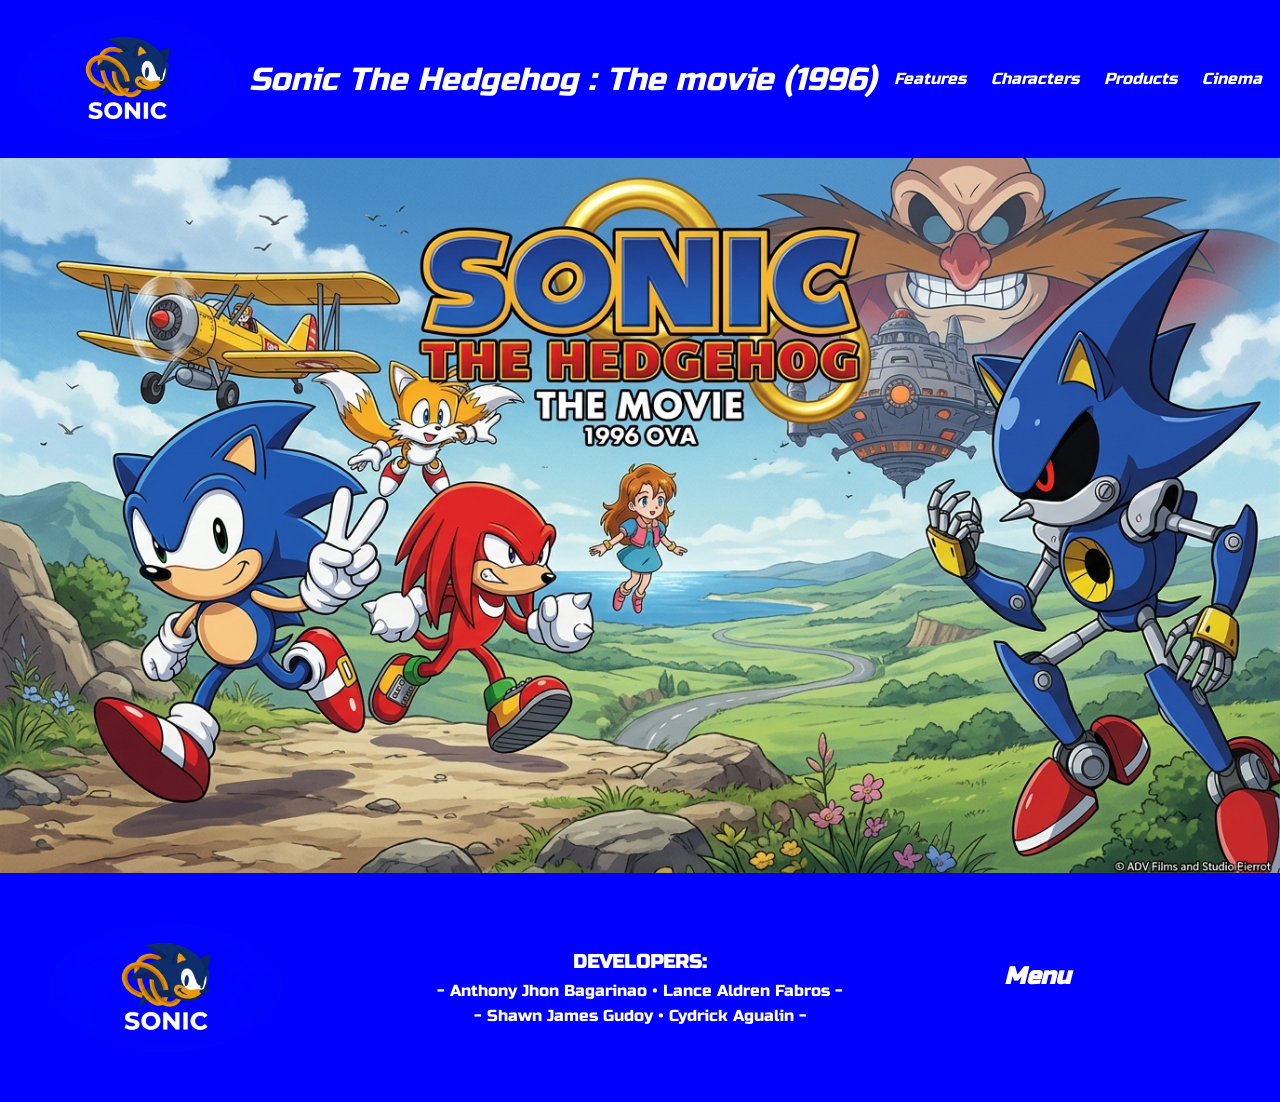
<file: Final_mco/index.html>
<!DOCTYPE html>
<html>
    <head>
        <meta charset="UTF-8"/>
        <meta name="viewport"
        content="width=device-width, initial-scale=1.0"/>
        <title>Sonic The Hedgehog : The movie (1996)</title>

        <!-- External CSS -->
        <link rel="stylesheet" href="css/styles.css" />
        <link rel="preconnect" href="https://fonts.googleapis.com">
        <link rel="preconnect" href="https://fonts.gstatic.com" crossorigin>
        <link href="https://fonts.googleapis.com/css2?family=Russo+One&display=swap" rel="stylesheet">
        <!-- Internal CSS -->
        <style>
            /* Small note below button */
            .hero-note {
                background: #ebd9ff;
                border-left: 3px solid #8b5cf6;
                padding: 7px 9px;
                margin: 12px 0;
                font-size: 9px;
                color: #5f446e;
                line-height: 1.4;
            }

            .internal-demo {
                background: #ebd9ff;
                border-left: 3px solid green;
                padding: 12px 15px;
                margin: 20px 0;
            }
        </style>
    </head>
    <script src="js/animations.js"></script>
    <body>
        <header class="top-header", id="header">
            <div class="brand"> <!--Brand on left-->
                <img class="logo", src="media/logo2.jpg", width="25%", radius="50%">
                <h1>Sonic The Hedgehog : The movie (1996)</h1>
                <style>
                    .top-header {
            font-family: 'Russo One', sans-serif;
        }


        .top-header h1 {
            font-style: italic;
            font-weight: normal;
        }
                </style>
            </div>

            <nav class="navbar"> <!--Navigation Bar-->
                <ul class="nav-list">
                    <li><a href="feature.html">Features</a></li>
                    <li><a href="feature.html">Characters</a></li>
                    <li><a href="character.html">Products</a></li>
                    <li><a href="#cinema">Cinema</a></li>
                    <style>
                        .nav-list {
                            font-family: 'Russo One', sans-serif;
                            
                        }
                        .nav-list li {
                            font-style: italic;
                            font-weight: normal;
                        }
                    </style>
                </ul>
            </nav>
        </header>
        
        <img class="body", src="media/homepage.jpg", width="100%", margin="">
       
        <!-- FOOTER -->
        <footer class="footer">
            <img class="f-logo", src="media/logo2.jpg", width="60%">
            <div class="dev">
                <h3>DEVELOPERS:</h3>
               - Anthony Jhon Bagarinao • Lance Aldren Fabros -<br>
               - Shawn James Gudoy • Cydrick Agualin -
            </div>
            <style>
                .dev{
                    font-family: 'Russo One', sans-serif;
                }
                .dev h1{
                    font-style: italic;
                    font-weight: normal;
                }
            </style>
            <nav class="navbar">
                <ul class="nav-menu">
                    <li><h1><a href="#header">Menu</a></h1></li>
                </ul>
            </nav>
        </footer>

    </body>
</html>
</file>
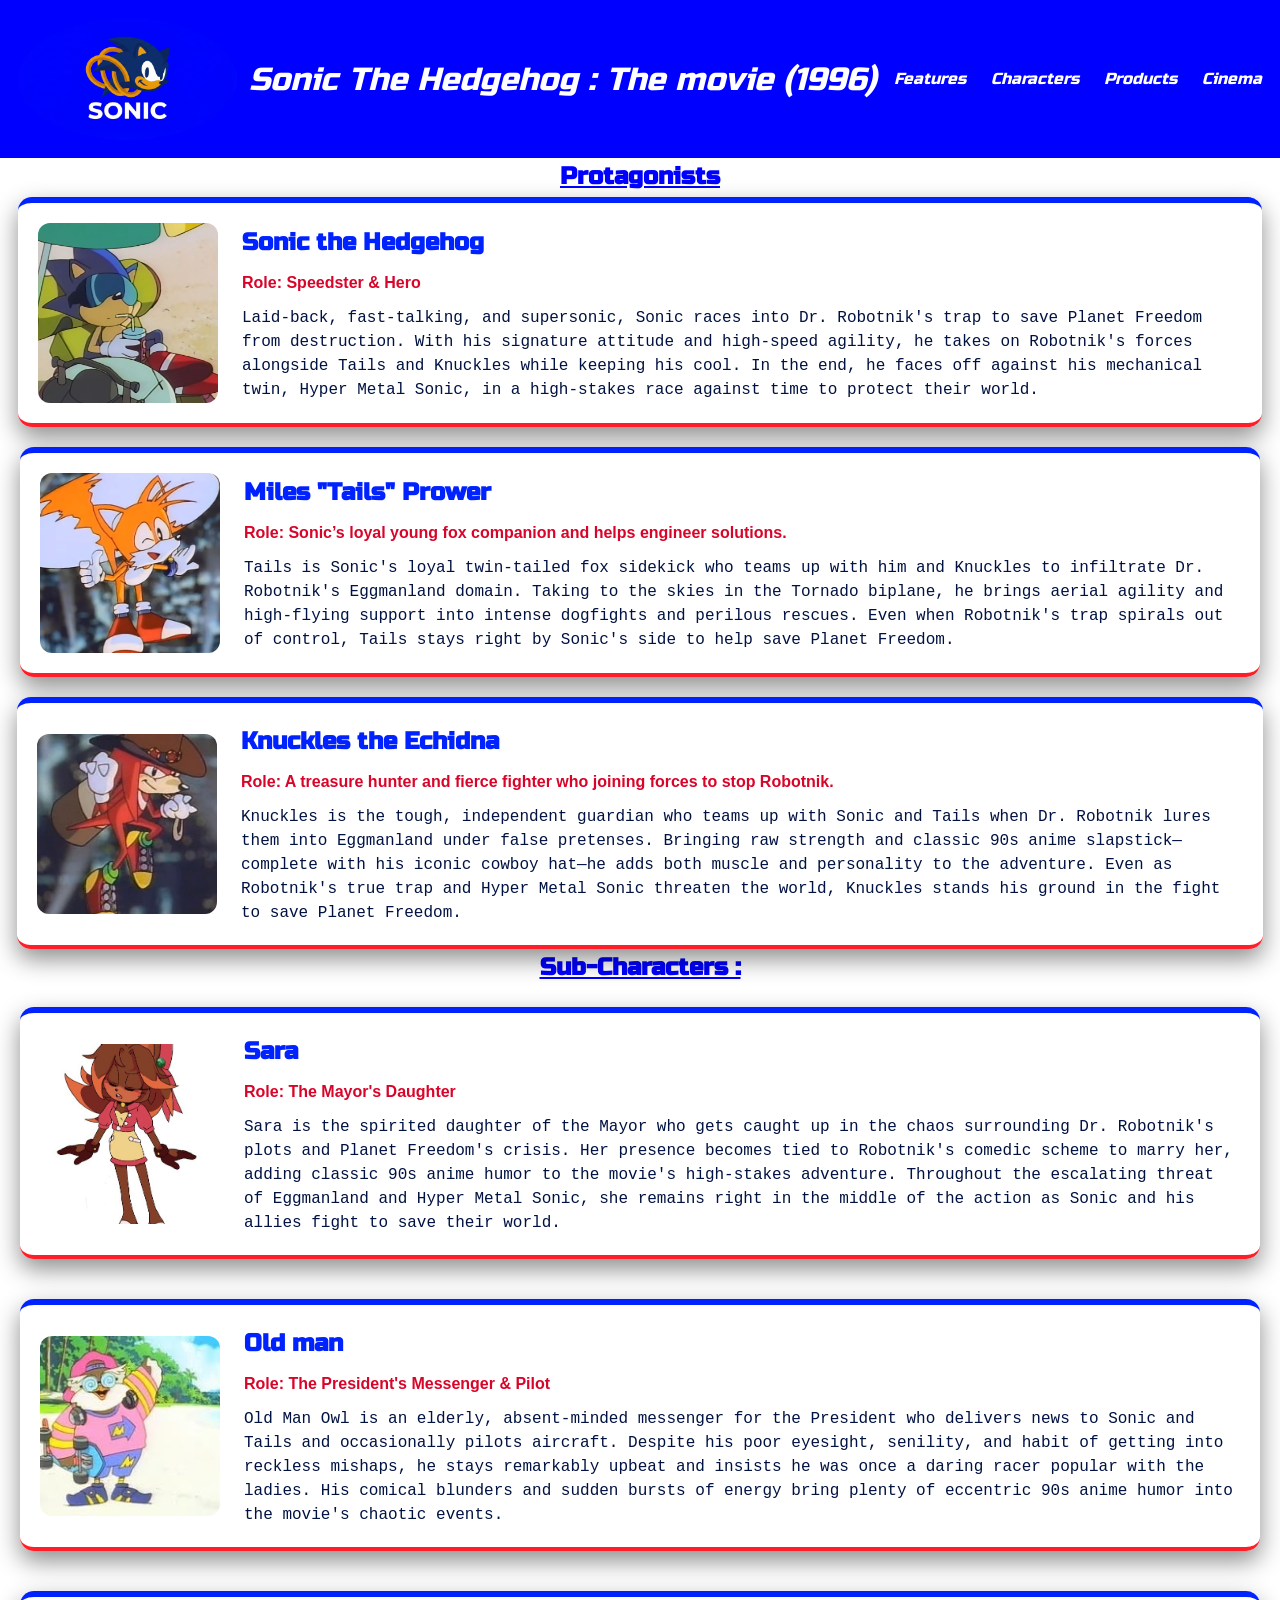
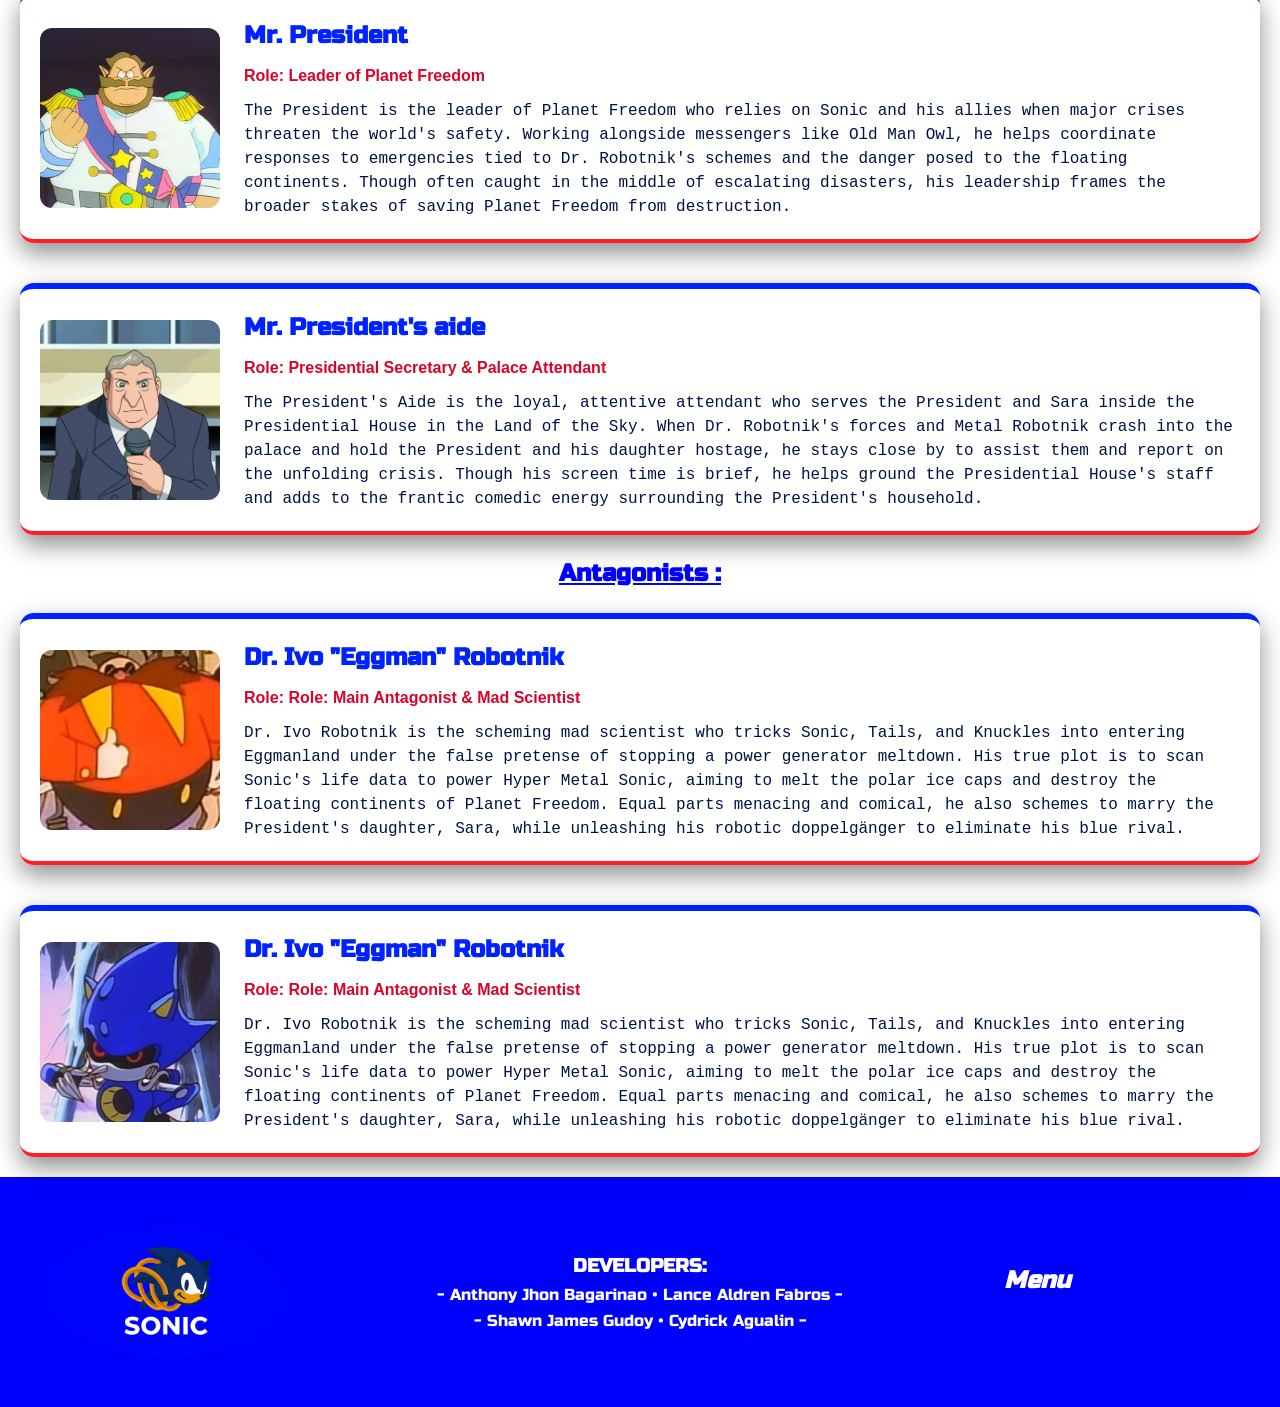
<file: Final_mco/character.html>
<!DOCTYPE html>
<html>
    <head>
        <meta charset="UTF-8"/>
        <meta name="viewport"
        content="width=device-width, initial-scale=1.0"/>
        <title>Sonic The Hedgehog : The movie (1996)</title>

        <!-- External CSS -->
        <link rel="stylesheet" href="css/styles.css" />
        <link rel="preconnect" href="https://fonts.googleapis.com">
        <link rel="preconnect" href="https://fonts.gstatic.com" crossorigin>
        <link href="https://fonts.googleapis.com/css2?family=Russo+One&display=swap" rel="stylesheet">
        <!-- Internal CSS -->
        <style>
            /* Small note below button */
            .hero-note {
                background: #ebd9ff;
                border-left: 3px solid #8b5cf6;
                padding: 7px 9px;
                margin: 12px 0;
                font-size: 9px;
                color: #5f446e;
                line-height: 1.4;
            }

            .internal-demo {
                background: #ebd9ff;
                border-left: 3px solid green;
                padding: 12px 15px;
                margin: 20px 0;
            }
        </style>
    </head>
    <script src="js/animations.js"></script>
    <body>
        <header class="top-header", id="header">
            <div class="brand"> <!--Brand on left-->
                <img class="logo", src="media/logo2.jpg", width="25%", radius="50%">
                <h1>Sonic The Hedgehog : The movie (1996)</h1>
                <style>
                    .top-header {
            font-family: 'Russo One', sans-serif;
        }


        .top-header h1 {
            font-style: italic;
            font-weight: normal;
        }
                </style>
            </div>

            <nav class="navbar"> <!--Navigation Bar-->
                <ul class="nav-list">
                    <li><a href="feature.html#highlight">Features</a></li>
                    <li><a href="character.html">Characters</a></li>
                    <li><a href="product.html">Products</a></li>
                    <li><a href="#footer">Cinema</a></li>
                    <style>
                        .nav-list {
                            font-family: 'Russo One', sans-serif;
                            
                        }
                        .nav-list li {
                            font-style: italic;
                            font-weight: normal;
                        }
                    </style>
                </ul>
            </nav>
        </header>
        <section class="Protagonists">
            <h1>Protagonists</h1>
        </section>
        <section class="sonic-section">
            <div class="sonic-card">
                <img src="media/sonic.jpg" alt="Sonic the Hedgehog" class="sonic-img">
                <div class="sonic-info">
                <h2 class="sonic-name">Sonic the Hedgehog</h2>
                <p class="sonic-role"><strong>Role:</strong> Speedster & Hero</p>
                <p class="sonic-bio">
                    Laid-back, fast-talking, and supersonic, Sonic races into Dr. Robotnik's
                    trap to save Planet Freedom from destruction. With his signature attitude 
                    and high-speed agility, he takes on Robotnik's forces alongside Tails and Knuckles 
                    while keeping his cool. In the end, he faces off against his mechanical twin, 
                    Hyper Metal Sonic, in a high-stakes race against time to protect their world.
                </p>
                </div>
            </div>
        </section>
        <section class="tails-section">
            <div class="tails-card">
                <img src="media/tails.webp" alt="Sonic the Hedgehog" class="sonic-img">
                <div class="tails-info">
                <h2 class="tails-name">Miles "Tails" Prower</h2>
                <p class="tails-role"><strong>Role:</strong> Sonic’s loyal young fox companion and helps engineer solutions.</p>
                <p class="tails-bio">
                    Tails is Sonic's loyal twin-tailed fox sidekick who teams up with him 
                    and Knuckles to infiltrate Dr. Robotnik's Eggmanland domain. Taking to
                    the skies in the Tornado biplane, he brings aerial agility and high-flying 
                    support into intense dogfights and perilous rescues. Even when Robotnik's 
                    trap spirals out of control, Tails stays right by Sonic's side to help save Planet Freedom.
                </p>
                </div>
            </div>
        </section>
        <section class="knuckles-section">
            <div class="knuckles-card">
                <img src="media/knuckles.webp" alt="Sonic the Hedgehog" class="sonic-img">
                <div class="knuckles-info">
                <h2 class="knuckles-name">Knuckles the Echidna</h2>
                <p class="knuckles-role"><strong>Role:</strong> A treasure hunter and fierce fighter who joining forces to stop Robotnik.</p>
                <p class="knuckles-bio">
                    Knuckles is the tough, independent guardian who teams up with Sonic
                    and Tails when Dr. Robotnik lures them into Eggmanland under false pretenses.
                    Bringing raw strength and classic 90s anime slapstick—complete with his iconic
                    cowboy hat—he adds both muscle and personality to the adventure. Even as Robotnik's
                    true trap and Hyper Metal Sonic threaten the world, Knuckles stands his ground in the
                    fight to save Planet Freedom.
                </p>
                </div>
            </div>
        </section>
        <section class="sub-cha">
            <h1>Sub-Characters :</h1>
        </section>
        <section class="sara-section">
            <div class="sara-card">
                <img src="media/sara.jpg" alt="Sonic the Hedgehog" class="sonic-img">
                <div class="sara-info">
                <h2 class="sara-name">Sara</h2>
                <p class="sara-role"><strong>Role:</strong> The Mayor's Daughter</p>
                <p class="sara-bio">
                    Sara is the spirited daughter of the Mayor who gets caught up in
                    the chaos surrounding Dr. Robotnik's plots and Planet Freedom's 
                    crisis. Her presence becomes tied to Robotnik's comedic scheme to 
                    marry her, adding classic 90s anime humor to the movie's high-stakes 
                    adventure. Throughout the escalating threat of Eggmanland and Hyper Metal Sonic, 
                    she remains right in the middle of the action as Sonic and his allies fight to save their world.
                </p>
                </div>
            </div>
        </section>
        <section class="oldman-section">
            <div class="oldman-card">
                <img src="media/oldman.jpg" alt="Sonic the Hedgehog" class="sonic-img">
                <div class="oldman-info">
                <h2 class="oldman-name">Old man</h2>
                <p class="oldman-role"><strong>Role:</strong> The President's Messenger & Pilot</p>
                <p class="oldman-bio">
                    Old Man Owl is an elderly, absent-minded messenger for the President 
                    who delivers news to Sonic and Tails and occasionally pilots aircraft. 
                    Despite his poor eyesight, senility, and habit of getting into reckless mishaps, 
                    he stays remarkably upbeat and insists he was once a daring racer popular with the ladies. 
                    His comical blunders and sudden bursts of energy bring plenty of eccentric 90s anime humor 
                    into the movie's chaotic events.
                </p>
                </div>
            </div>
        </section>
        <section class="pres-section">
            <div class="pres-card">
                <img src="media/president.jpg" alt="Sonic the Hedgehog" class="sonic-img">
                <div class="pres-info">
                <h2 class="pres-name">Mr. President</h2>
                <p class="pres-role"><strong>Role:</strong> Leader of Planet Freedom</p>
                <p class="pres-bio">
                    The President is the leader of Planet Freedom who relies on Sonic 
                    and his allies when major crises threaten the world's safety. 
                    Working alongside messengers like Old Man Owl, he helps coordinate 
                    responses to emergencies tied to Dr. Robotnik's schemes and the danger 
                    posed to the floating continents. Though often caught in the middle of 
                    escalating disasters, his leadership frames the broader stakes of saving 
                    Planet Freedom from destruction.
                </p>
                </div>
            </div>
        </section>
        <section class="presaide-section">
            <div class="presaide-card">
                <img src="media/pres-aide.jpg" alt="Sonic the Hedgehog" class="sonic-img">
                <div class="presaide-info">
                <h2 class="presaide-name">Mr. President's aide</h2>
                <p class="presaide-role"><strong>Role:</strong> Presidential Secretary & Palace Attendant</p>
                <p class="presaide-bio">
                    The President's Aide is the loyal, attentive attendant who serves the President and Sara 
                    inside the Presidential House in the Land of the Sky. When Dr. Robotnik's forces and Metal 
                    Robotnik crash into the palace and hold the President and his daughter hostage, he stays close 
                    by to assist them and report on the unfolding crisis. Though his screen time is brief, he helps 
                    ground the Presidential House's staff and adds to the frantic comedic energy surrounding the 
                    President's household.
                </p>
                </div>
            </div>
        </section>
        <section class="antagonists">
            <h1> Antagonists :</h1>
        </section>
        <section class="egg-section">
            <div class="egg-card">
                <img src="media/egg.jpg" alt="Sonic the Hedgehog" class="sonic-img">
                <div class="egg-info">
                <h2 class="egg-name">Dr. Ivo "Eggman" Robotnik</h2>
                <p class="egg-role"><strong>Role:</strong> Role: Main Antagonist & Mad Scientist </p>
                <p class="egg-bio">
                    Dr. Ivo Robotnik is the scheming mad scientist who tricks Sonic, Tails, 
                    and Knuckles into entering Eggmanland under the false pretense of stopping a 
                    power generator meltdown. His true plot is to scan Sonic's life data to power 
                    Hyper Metal Sonic, aiming to melt the polar ice caps and destroy the floating 
                    continents of Planet Freedom. Equal parts menacing and comical, he also schemes 
                    to marry the President's daughter, Sara, while unleashing his robotic doppelgänger 
                    to eliminate his blue rival.
                </p>
                </div>
            </div>
        </section>
        <section class="metal-section">
            <div class="metal-card">
                <img src="media/metals.jpg" alt="Sonic the Hedgehog" class="sonic-img">
                <div class="metal-info">
                <h2 class="metal-name">Dr. Ivo "Eggman" Robotnik</h2>
                <p class="metal-role"><strong>Role:</strong> Role: Main Antagonist & Mad Scientist </p>
                <p class="metal-bio">
                    Dr. Ivo Robotnik is the scheming mad scientist who tricks Sonic, Tails, 
                    and Knuckles into entering Eggmanland under the false pretense of stopping a 
                    power generator meltdown. His true plot is to scan Sonic's life data to power 
                    Hyper Metal Sonic, aiming to melt the polar ice caps and destroy the floating 
                    continents of Planet Freedom. Equal parts menacing and comical, he also schemes 
                    to marry the President's daughter, Sara, while unleashing his robotic doppelgänger 
                    to eliminate his blue rival.
                </p>
                </div>
            </div>
        </section>




        
        
       
        <!-- FOOTER -->
        <footer class="footer", id="footer">
            <img class="f-logo", src="media/logo2.jpg", width="100%">
            <div class="dev">
                <h3>DEVELOPERS:</h3>
               - Anthony Jhon Bagarinao • Lance Aldren Fabros -<br>
               - Shawn James Gudoy • Cydrick Agualin -
            </div>
            <style>
                .dev{
                    font-family: 'Russo One', sans-serif;
                }
                .dev h1{
                    font-style: italic;
                    font-weight: normal;
                }
            </style>
            <nav class="navbar">
                <ul class="nav-menu">
                    <li><h1><a href="#header">Menu</a></h1></li>
                </ul>
            </nav>
        </footer>

    </body>
</html>
</file>
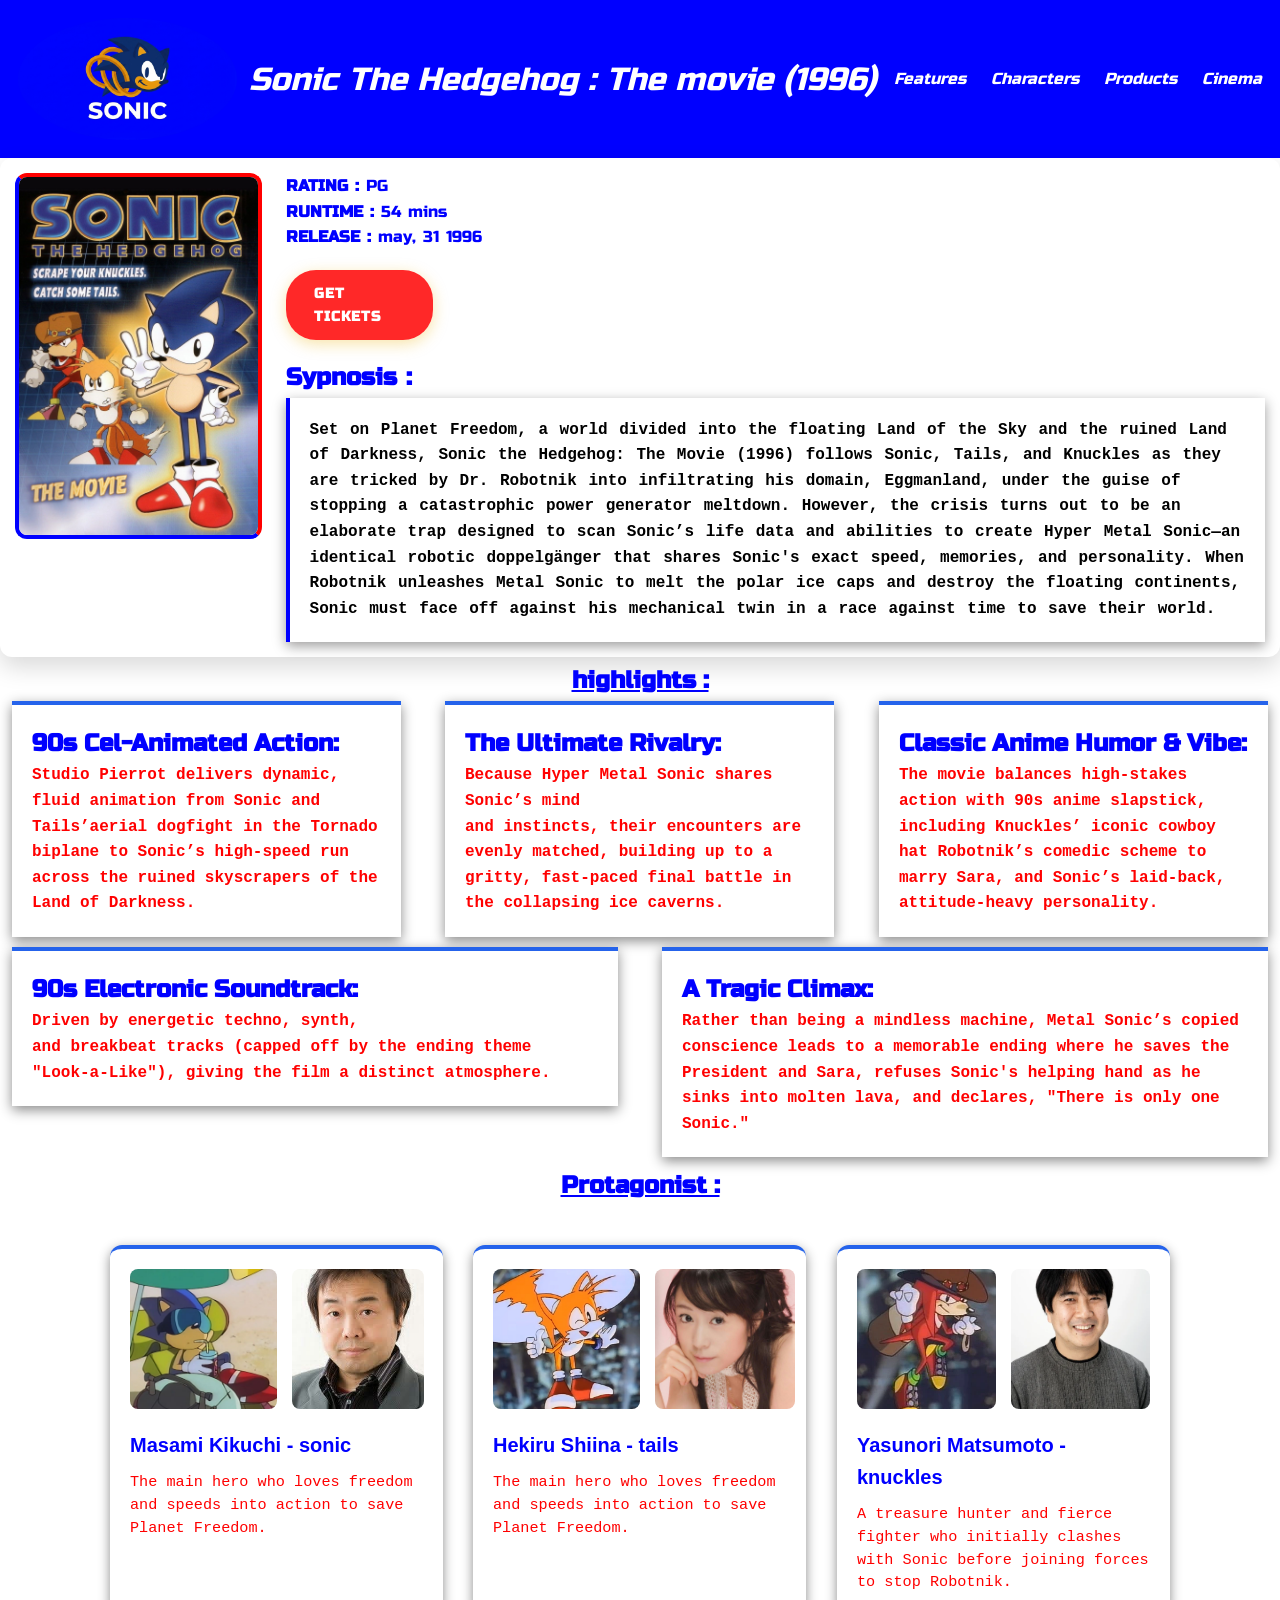
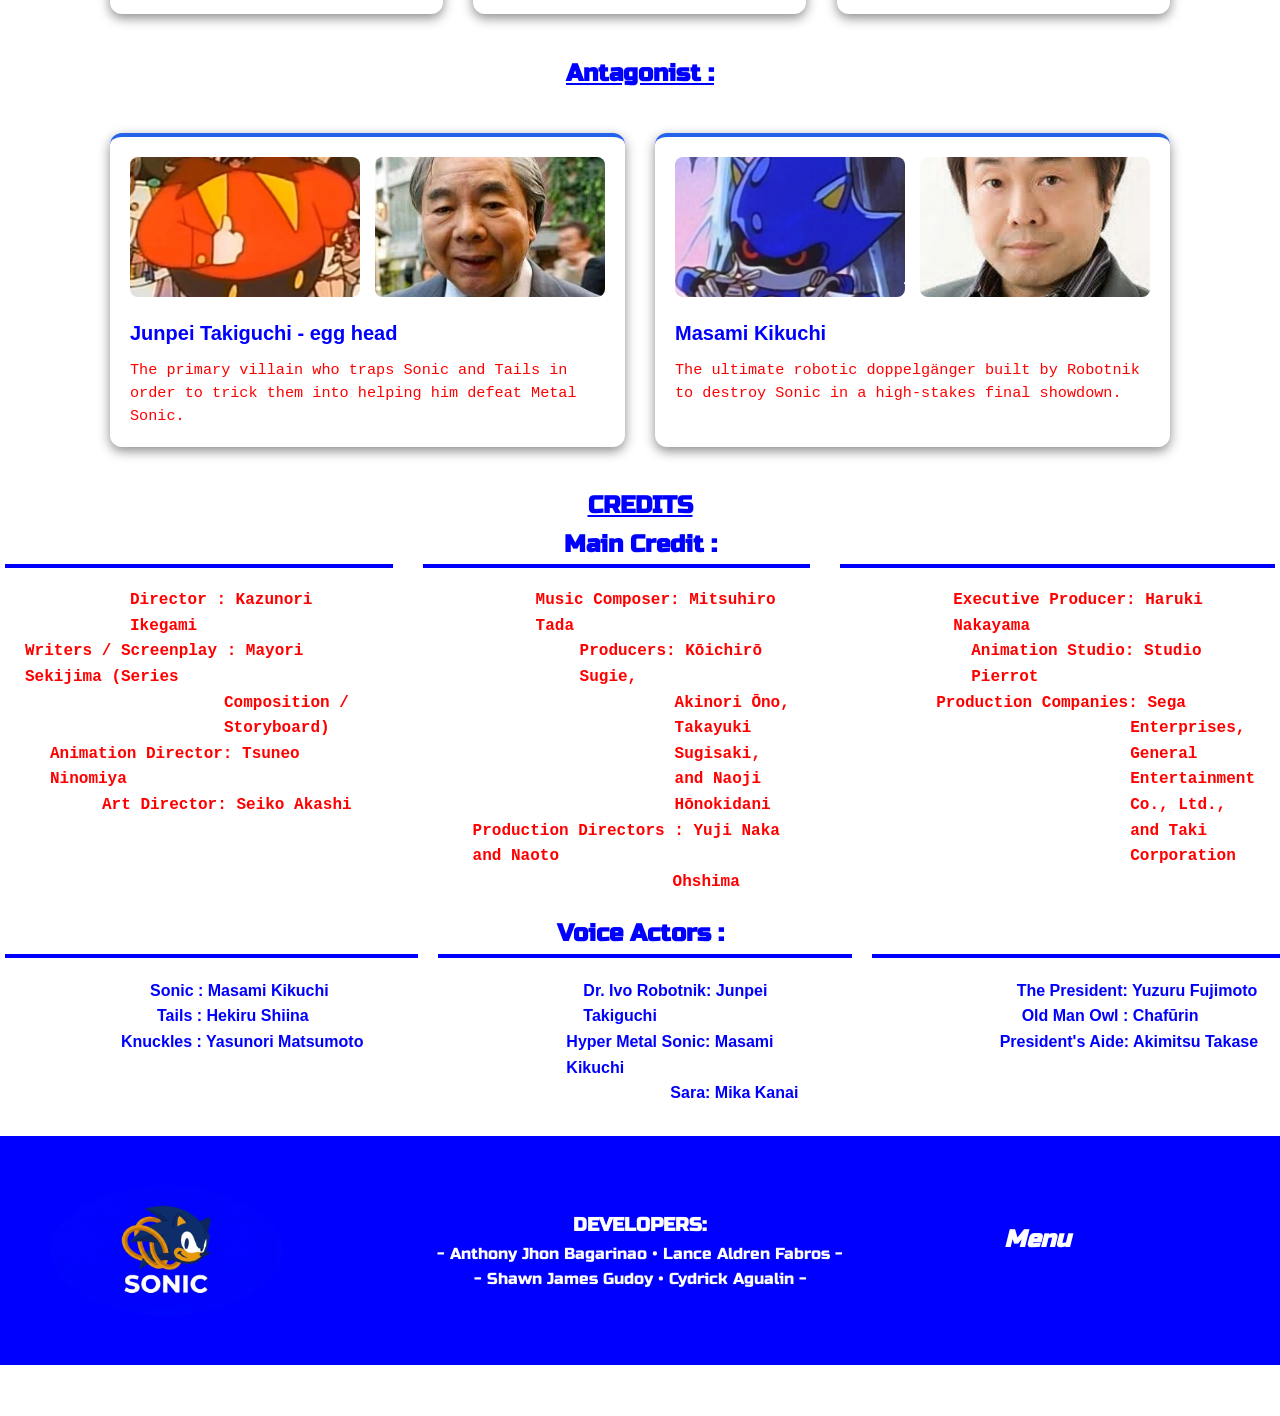
<file: Final_mco/feature.html>
<!DOCTYPE html>
<html>
    <head>
        <meta charset="UTF-8"/>
        <meta name="viewport"
        content="width=device-width, initial-scale=1.0"/>
        <title>Sonic The Hedgehog : The movie (1996)</title>

        <!-- External CSS -->
        <link rel="stylesheet" href="css/styles.css" />
        <link rel="preconnect" href="https://fonts.googleapis.com">
        <link rel="preconnect" href="https://fonts.gstatic.com" crossorigin>
        <link href="https://fonts.googleapis.com/css2?family=Russo+One&display=swap" rel="stylesheet">
        <!-- Internal CSS -->
        <style>
            /* Small note below button */
            .hero-note {
                background: #ebd9ff;
                border-left: 3px solid #8b5cf6;
                padding: 7px 9px;
                margin: 12px 0;
                font-size: 9px;
                color: #5f446e;
                line-height: 1.4;
            }

            .internal-demo {
                background: #ebd9ff;
                border-left: 3px solid green;
                padding: 12px 15px;
                margin: 20px 0;
            }
        </style>
    </head>
    <script src="js/animations.js"></script>
    <body>
        <header class="top-header", id="header">
            <div class="brand"> <!--Brand on left-->
                <img class="logo", src="media/logo2.jpg", width="25%", radius="50%">
                <h1>Sonic The Hedgehog : The movie (1996)</h1>
                <style>
                    .top-header {
            font-family: 'Russo One', sans-serif;
        }


        .top-header h1 {
            font-style: italic;
            font-weight: normal;
        }
                </style>
            </div>

            <nav class="navbar"> <!--Navigation Bar-->
                <ul class="nav-list">
                    <li><a href="#highlight">Features</a></li>
                    <li><a href="character.html">Characters</a></li>
                    <li><a href="product.html">Products</a></li>
                    <li><a href="#footer">Cinema</a></li>
                    <style>
                        .nav-list {
                            font-family: 'Russo One', sans-serif;
                            
                        }
                        .nav-list li {
                            font-style: italic;
                            font-weight: normal;
                        }
                    </style>
                </ul>
            </nav>
        </header>

        <section>
            <div class="bg-box">  
                <div class="poster">
                        <img src="media/title.jpg" alt="Sonic Poster" class="img">
            
                        <div class="info1">
                            <p><strong>RATING :</strong> PG</p>
                            <p><strong>RUNTIME :</strong> 54 mins</p>
                            <p><strong>RELEASE :</strong> may, 31 1996</p>
                            <a href="#cinemas" class="get">GET TICKETS</a>
                            <h1 class="syp"> Sypnosis : </h1>
                            <h4 class="sub-syp"> Set on Planet Freedom, a world divided into the floating Land of the Sky and the ruined Land of Darkness, 
                                Sonic the Hedgehog: The Movie (1996) follows Sonic, Tails, and Knuckles as they are tricked by Dr. Robotnik into infiltrating his domain, Eggmanland, 
                                under the guise of stopping a catastrophic power generator meltdown.
                                However, the crisis turns out to be an elaborate trap designed to scan Sonic’s 
                                life data and abilities to create Hyper Metal Sonic—an identical robotic doppelgänger that shares Sonic's exact speed, 
                                memories, and personality. When Robotnik unleashes Metal Sonic to melt the polar ice caps and destroy the floating continents, Sonic must face off against
                                his mechanical twin in a race against time to save their world. </h4>
                        </div>
                </section>
                <section class="highlight-row", id="highlight">
                    <h1>highlights : </h1>
                </section>
                <section class="row-section">
                    <div class="box">
                        <h2> 90s Cel-Animated Action: </h2>
                        <h4> 
                            Studio Pierrot delivers dynamic, fluid animation
                            from Sonic and Tails’aerial dogfight in the Tornado biplane to Sonic’s high-speed run across
                            the ruined skyscrapers of the Land of Darkness. 
                        </h4>
                    </div>
                    <div class="box">
                        <h2> The Ultimate Rivalry: </h2>
                        <h4> 
                            Because Hyper Metal Sonic shares Sonic’s mind <br>
                            and instincts, their encounters are<br>
                            evenly matched,
                            building up to a gritty, fast-paced final battle
                            in the collapsing ice caverns. 
                        </h4>
                    </div>
                    <div class="box">
                        <h2> Classic Anime Humor & Vibe: </h2>
                        <h4>
                            The movie balances high-stakes action with
                            90s anime slapstick, including Knuckles’ iconic cowboy hat
                            Robotnik’s comedic scheme to marry Sara, and Sonic’s laid-back,
                            attitude-heavy personality.
                        </h4>
                    </div>
                </section>
                <section class="row-section">
                    <div class="box">
                        <h2> 90s Electronic Soundtrack: </h2>
                        <h4> 
                            Driven by energetic techno, synth,<br>
                            and breakbeat tracks (capped off by the ending theme
                            "Look-a-Like"), giving the film a distinct atmosphere.
                            <br>
                        </h4>
                    </div>
                    <div class="box">
                        <h2> A Tragic Climax: </h2>
                        <h4> 
                            Rather than being a mindless machine,
                            Metal Sonic’s copied conscience leads
                            to a memorable ending where he saves the President 
                            and Sara, refuses Sonic's helping hand as he sinks 
                            into molten lava, and declares, "There is only one Sonic."
                        </h4>
                    </div>
                </section>
                <section class="pro">
                    <h1> Protagonist :</h1>
                </section>
                <section class="content-section">
                    <div class="container">
                        
                        <!-- Div 1 -->
                        <div class="content-card">
                        <div class="image-row">
                            <img src="media/sonic.jpg">
                            <img src="media/sonicv.jpg" alt="Code on screen">
                        </div>
                        <div class="text-content">
                            <h3>Masami Kikuchi - sonic</h3>
                            <p>The main hero who loves freedom and speeds into action to save Planet Freedom.</p>
                        </div>
                        </div>

                        <!-- Div 2 -->
                        <div class="content-card">
                        <div class="image-row">
                            <img src="media/tails.webp">
                            <img src="media/tailsv.jpg" alt="Coding setup">
                        </div>
                        <div class="text-content">
                            <h3>Hekiru Shiina - tails</h3>
                            <p>The main hero who loves freedom and speeds into action to save Planet Freedom.</p>
                        </div>
                        </div>
                        <div class="content-card">
                        <div class="image-row">
                            <img src="media/knuckles.webp" alt="Programming code">
                            <img src="media/knucklesv.webp" alt="Coding setup">
                        </div>
                        <div class="text-content">
                            <h3>Yasunori Matsumoto - knuckles</h3>
                            <p>A treasure hunter and fierce fighter who initially clashes with Sonic before joining forces to stop Robotnik.</p>
                        </div>
                        </div>

                    </div>
                </section>
                <section class="ant">
                    <h1>Antagonist :</h1>
                </section>
                <section class="content-section">
                    <div class="container">
                        
                        <!-- Div 1 -->
                        <div class="content-card">
                        <div class="image-row">
                            <img src="media/egg.jpg">
                            <img src="media/eggv.jpg" alt="Code on screen">
                        </div>
                        <div class="text-content">
                            <h3>Junpei Takiguchi - egg head</h3>
                            <p>The primary villain who traps Sonic and Tails in order to trick them into helping him defeat Metal Sonic.</p>
                        </div>
                        </div>

                        <!-- Div 2 -->
                        <div class="content-card">
                        <div class="image-row">
                            <img src="media/metals.jpg">
                            <img src="media/sonicv.jpg" alt="Coding setup">
                        </div>
                        <div class="text-content">
                            <h3>Masami Kikuchi</h3>
                            <p>The ultimate robotic doppelgänger built by Robotnik to destroy Sonic in a high-stakes final showdown.</p>
                        </div>
                    </div>
                </section>
                <section class="credits">
                    <h1 class="c">
                        CREDITS 
                    </h1>
                </section>
                <section class="mainc">
                    <h2> Main Credit :</h2>
                </section>
                <section class="credit-section">
                    <div class="credit-box">
                        <h4 style="margin-left: 105px;">Director : Kazunori Ikegami</h4>
                        <h4>Writers / Screenplay : Mayori Sekijima (Series 
                            <h4 style="margin-left: 199px;">Composition / Storyboard)<h4>
                        <h4 style="margin-left: 25px;">Animation Director: Tsuneo Ninomiya</h4>
                        <h4 style="margin-left: 77px;">Art Director: Seiko Akashi</h4>
                    </div>
                    <div class="credit-box">
                        <h4 style="margin-left: 93px;">Music Composer: Mitsuhiro Tada</h4>
                        <h4 style="margin-left: 137px;">Producers: Kōichirō Sugie,  
                            <h4 style="margin-left: 232px;"> Akinori Ōno, Takayuki Sugisaki,
                                and Naoji Hōnokidani<h4>
                            
                            
                        <h4 style="margin-left: 30px;">Production Directors : Yuji Naka and Naoto 
                            <h4 style="margin-left: 230px;">Ohshima</h4>
                    </div>
                    <div class="credit-box">
                        <h4 style="margin-left: 93px;">Executive Producer: Haruki Nakayama</h4>
                        <h4 style="margin-left: 111px;">Animation Studio: Studio Pierrot<h4>
                        <h4 style="margin-left: 76px;">Production Companies: Sega 
                            <h4 style="margin-left: 270px;"> Enterprises, General Entertainment Co., Ltd., and Taki Corporation</h4>
                        
                    </div>
                </section>
                <section class="va">
                    <h2> Voice Actors :</h2>
                </section>
                <div class="va-section">
                    <div class="va-box">
                        <h4 style="margin-left: 125px;">Sonic : Masami Kikuchi</h4>
                        <h4 style="margin-left: 132px;">Tails : Hekiru Shiina</h4>
                        <h4 style="margin-left: 96px;">Knuckles : Yasunori Matsumoto</h4>
                    </div>
                    <div class="va-box">
                        <h4 style="margin-left: 125px;">Dr. Ivo Robotnik: Junpei Takiguchi</h4>
                        <h4 style="margin-left: 108px;">Hyper Metal Sonic: Masami Kikuchi</h4>
                        <h4 style="margin-left: 212px;">Sara: Mika Kanai</h4>
                    </div>
                    <div class="va-box">
                        <h4 style="margin-left: 125px;">The President: Yuzuru Fujimoto</h4>
                        <h4 style="margin-left: 130px;">Old Man Owl : Chafūrin</h4>
                        <h4 style="margin-left: 108px;">President's Aide: Akimitsu Takase</h4>
                 </div>
            </div>   
        </section>
            


        
        
       
        <!-- FOOTER -->
        <footer class="footer", id="footer">
            <img class="f-logo", src="media/logo2.jpg", width="100%">
            <div class="dev">
                <h3>DEVELOPERS:</h3>
               - Anthony Jhon Bagarinao • Lance Aldren Fabros -<br>
               - Shawn James Gudoy • Cydrick Agualin -
            </div>
            <style>
                .dev{
                    font-family: 'Russo One', sans-serif;
                }
                .dev h1{
                    font-style: italic;
                    font-weight: normal;
                }
            </style>
            <nav class="navbar">
                <ul class="nav-menu">
                    <li><h1><a href="#header">Menu</a></h1></li>
                </ul>
            </nav>
        </footer>

    </body>
</html>
</file>
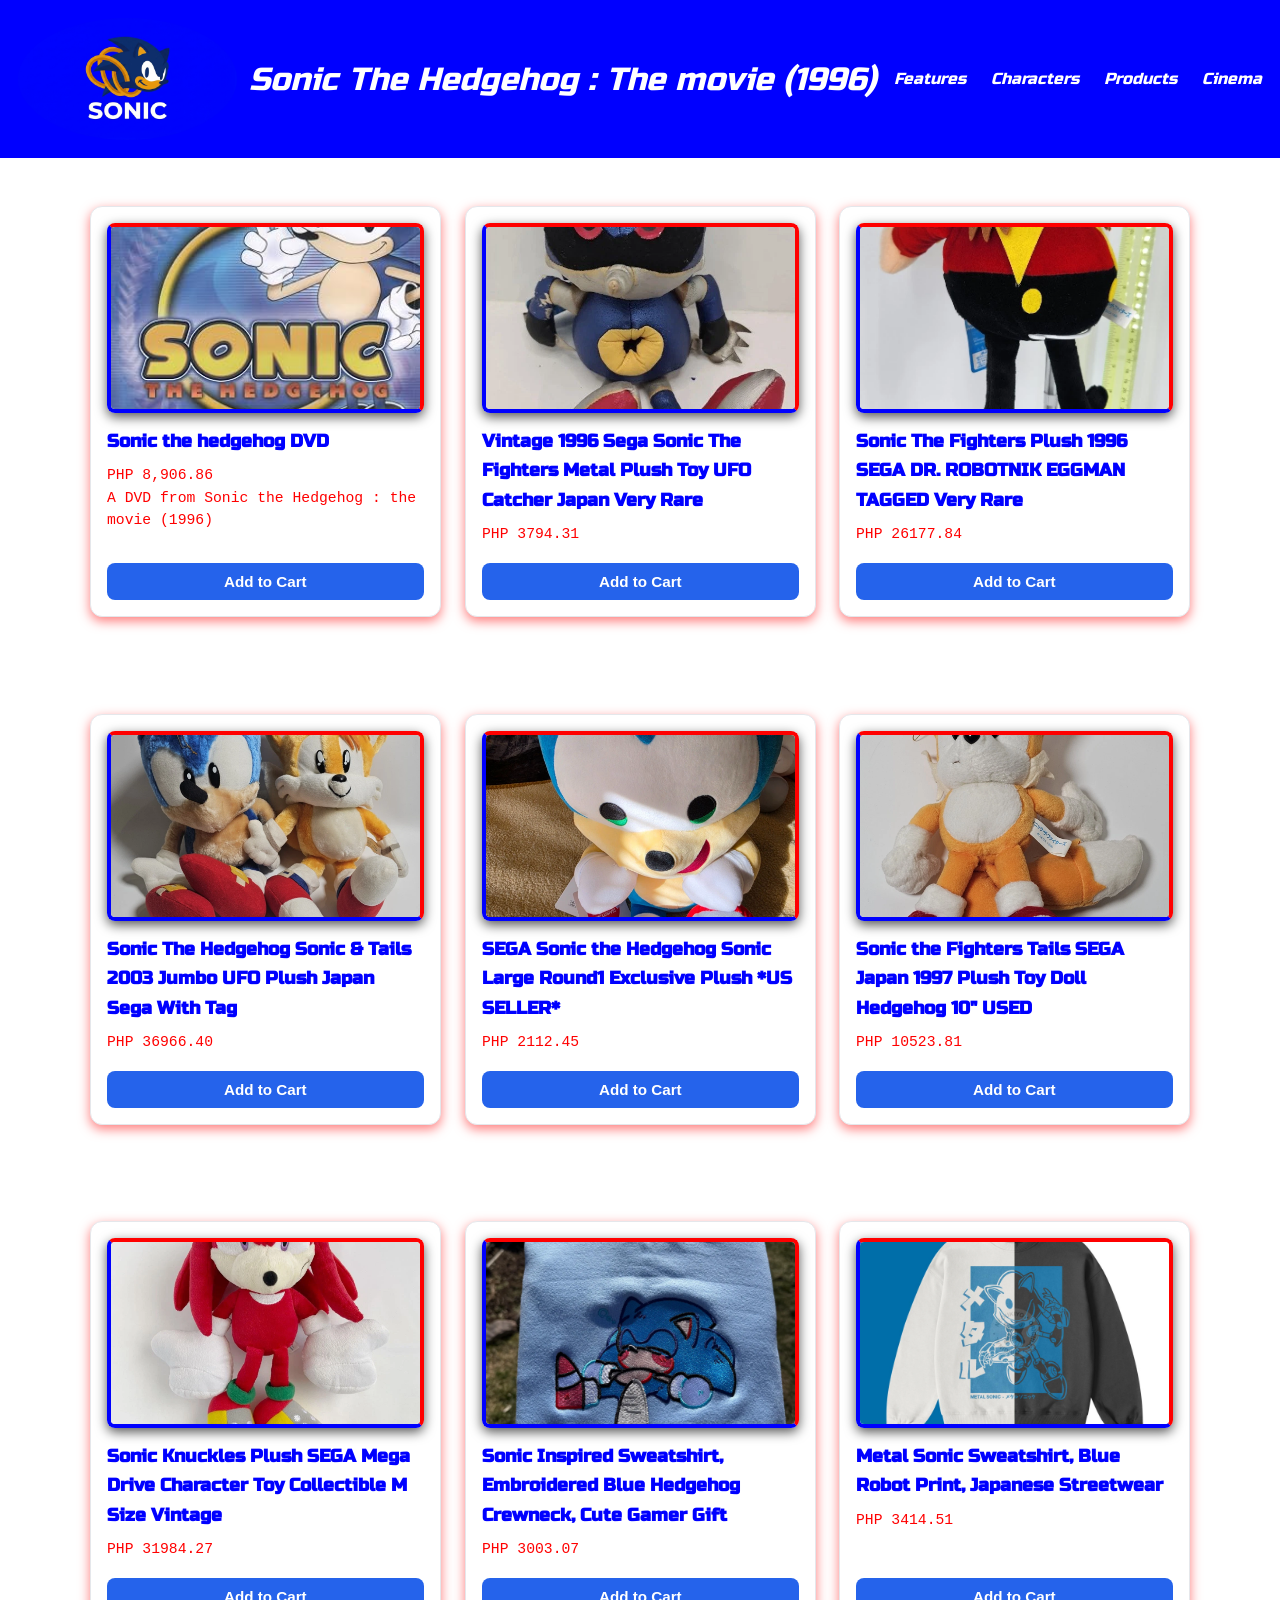
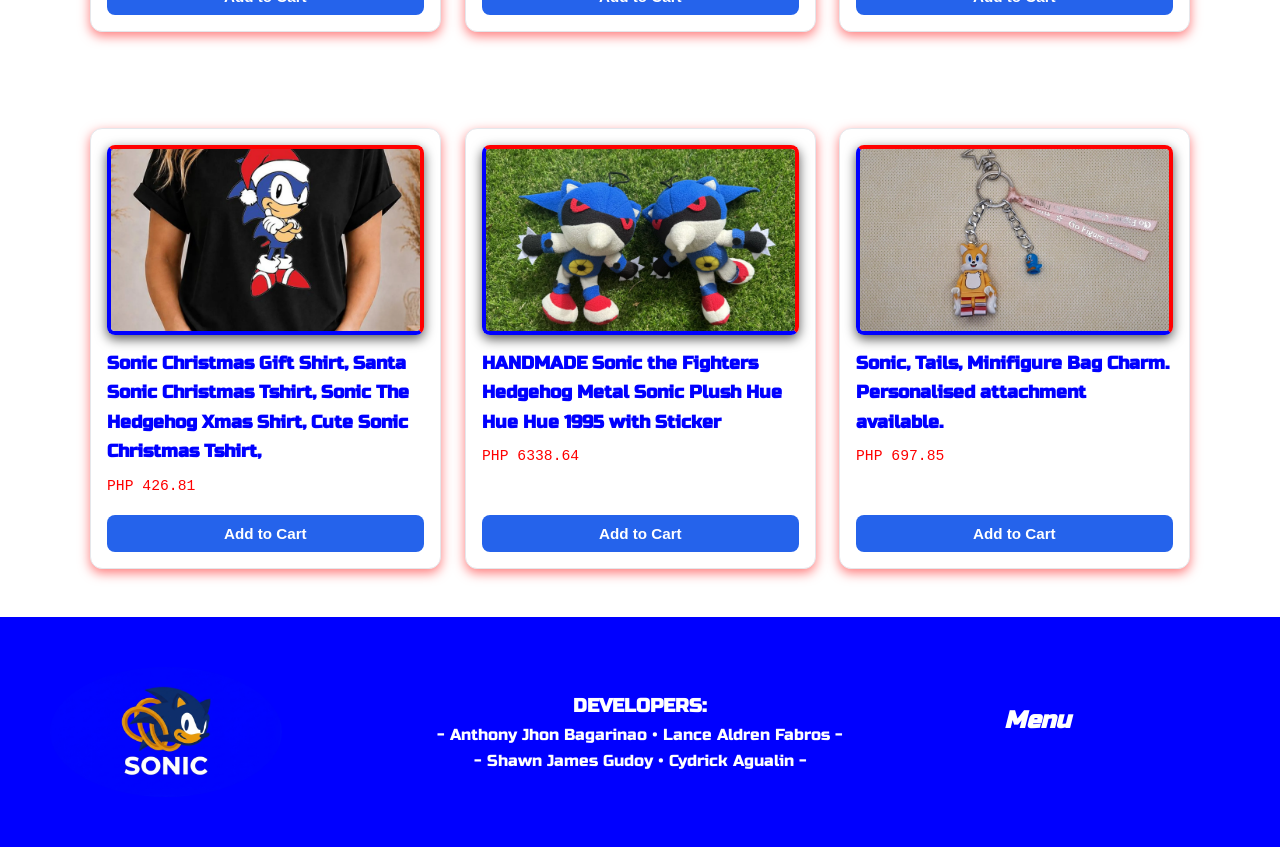
<file: Final_mco/product.html>
<!DOCTYPE html>
<html>
    <head>
        <meta charset="UTF-8"/>
        <meta name="viewport"
        content="width=device-width, initial-scale=1.0"/>
        <title>Sonic The Hedgehog : The movie (1996)</title>

        <!-- External CSS -->
        <link rel="stylesheet" href="css/styles.css" />
        <link rel="preconnect" href="https://fonts.googleapis.com">
        <link rel="preconnect" href="https://fonts.gstatic.com" crossorigin>
        <link href="https://fonts.googleapis.com/css2?family=Russo+One&display=swap" rel="stylesheet">
        <!-- Internal CSS -->
        <style>
            /* Small note below button */
            .hero-note {
                background: #ebd9ff;
                border-left: 3px solid #8b5cf6;
                padding: 7px 9px;
                margin: 12px 0;
                font-size: 9px;
                color: #5f446e;
                line-height: 1.4;
            }

            .internal-demo {
                background: #ebd9ff;
                border-left: 3px solid green;
                padding: 12px 15px;
                margin: 20px 0;
            }
        </style>
    </head>
    <script src="js/animations.js"></script>
    <body>
        <header class="top-header", id="header">
            <div class="brand"> <!--Brand on left-->
                <img class="logo", src="media/logo2.jpg", width="25%", radius="50%">
                <h1>Sonic The Hedgehog : The movie (1996)</h1>
                <style>
                    .top-header {
            font-family: 'Russo One', sans-serif;
        }


        .top-header h1 {
            font-style: italic;
            font-weight: normal;
        }
                </style>
            </div>

            <nav class="navbar"> <!--Navigation Bar-->
                <ul class="nav-list">
                    <li><a href="feature.html#highlight">Features</a></li>
                    <li><a href="character.html">Characters</a></li>
                    <li><a href="product.html">Products</a></li>
                    <li><a href="#footer">Cinema</a></li>
                    <style>
                        .nav-list {
                            font-family: 'Russo One', sans-serif;
                            
                        }
                        .nav-list li {
                            font-style: italic;
                            font-weight: normal;
                        }
                    </style>
                </ul>
            </nav>
        </header>
        <section class="products-section">
            <div class="products-grid">

                <div class="product-card">
                <img src="media/cd.jpg" alt="Wireless Headphones" class="product-img">
                <h3 class="product-name">Sonic the hedgehog DVD</h3>
                <p class="product-desc">PHP 8,906.86 <br>
                    A DVD from Sonic the Hedgehog : the movie (1996)
                </p>
                <button type="button" class="add-to-cart-btn">Add to Cart</button>
                </div>

                <div class="product-card">
                <img src="media/metal-toy.webp" alt="Minimalist Watch" class="product-img">
                <h3 class="product-name">Vintage 1996 Sega Sonic The Fighters Metal Plush Toy UFO Catcher Japan Very Rare</h3>
                <p class="product-desc">PHP 3794.31<br>

                </p>
                <button type="button" class="add-to-cart-btn">Add to Cart</button>
                </div>

                <div class="product-card">
                <img src="media/eggtoy.webp" alt="Running Sneakers" class="product-img">
                <h3 class="product-name">Sonic The Fighters Plush 1996 SEGA DR. ROBOTNIK EGGMAN TAGGED Very Rare</h3>
                <p class="product-desc"> PHP 26177.84</p>
                <button type="button" class="add-to-cart-btn">Add to Cart</button>
                </div>

            </div>
        </section>
        <section class="products-section">
            <div class="products-grid">

                <div class="product-card">
                <img src="media/st-toy.webp" alt="Wireless Headphones" class="product-img">
                <h3 class="product-name">Sonic The Hedgehog Sonic & Tails 2003 Jumbo UFO Plush Japan Sega With Tag</h3>
                <p class="product-desc"> PHP 36966.40</p>
                <button type="button" class="add-to-cart-btn">Add to Cart</button>
                </div>

                <div class="product-card">
                <img src="media/STOY.webp" alt="Minimalist Watch" class="product-img">
                <h3 class="product-name">SEGA Sonic the Hedgehog Sonic Large Round1 Exclusive Plush *US SELLER*</h3>
                <p class="product-desc">PHP 2112.45</p>
                <button type="button" class="add-to-cart-btn">Add to Cart</button>
                </div>

                <div class="product-card">
                <img src="media/ttoy.webp" alt="Running Sneakers" class="product-img">
                <h3 class="product-name">Sonic the Fighters Tails SEGA Japan 1997 Plush Toy Doll Hedgehog 10" USED</h3>
                <p class="product-desc"> PHP 10523.81</p>
                <button type="button" class="add-to-cart-btn">Add to Cart</button>
                </div>

            </div>
        </section>
        <section class="products-section">
            <div class="products-grid">

                <div class="product-card">
                <img src="media/ktoy.webp" alt="Wireless Headphones" class="product-img">
                <h3 class="product-name">Sonic Knuckles Plush SEGA Mega Drive Character Toy Collectible M Size Vintage</h3>
                <p class="product-desc"> PHP 31984.27</p>
                <button type="button" class="add-to-cart-btn">Add to Cart</button>
                </div>

                <div class="product-card">
                <img src="media/sshirt.webp" alt="Minimalist Watch" class="product-img">
                <h3 class="product-name">Sonic Inspired Sweatshirt, Embroidered Blue Hedgehog Crewneck, Cute Gamer Gift</h3>
                <p class="product-desc"> PHP 3003.07</p>
                <button type="button" class="add-to-cart-btn">Add to Cart</button>
                </div>

                <div class="product-card">
                <img src="media/mshirt.webp" alt="Running Sneakers" class="product-img">
                <h3 class="product-name">Metal Sonic Sweatshirt, Blue Robot Print, Japanese Streetwear</h3>
                <p class="product-desc"> PHP 3414.51</p>
                <button type="button" class="add-to-cart-btn">Add to Cart</button>
                </div>

            </div>
        </section>
        <section class="products-section">
            <div class="products-grid">

                <div class="product-card">
                <img src="media/sxshirt.webp" alt="Wireless Headphones" class="product-img">
                <h3 class="product-name">Sonic Christmas Gift Shirt, Santa Sonic Christmas Tshirt, Sonic The Hedgehog Xmas Shirt, Cute Sonic Christmas Tshirt,</h3>
                <p class="product-desc"> PHP 426.81</p>
                <button type="button" class="add-to-cart-btn">Add to Cart</button>
                </div>

                <div class="product-card">
                <img src="media/mtoy.webp" alt="Minimalist Watch" class="product-img">
                <h3 class="product-name">HANDMADE Sonic the Fighters Hedgehog Metal Sonic Plush Hue Hue Hue 1995 with Sticker</h3>
                <p class="product-desc">PHP 6338.64</p>
                <button type="button" class="add-to-cart-btn">Add to Cart</button>
                </div>

                <div class="product-card">
                <img src="media/tlego.webp" alt="Running Sneakers" class="product-img">
                <h3 class="product-name">Sonic, Tails, Minifigure Bag Charm. Personalised attachment available.</h3>
                <p class="product-desc">PHP 697.85</p>
                <button type="button" class="add-to-cart-btn">Add to Cart</button>
                </div>

            </div>
        </section>
       
        <!-- FOOTER -->
        <footer class="footer", id="footer">
            <img class="f-logo", src="media/logo2.jpg", width="100%">
            <div class="dev">
                <h3>DEVELOPERS:</h3>
               - Anthony Jhon Bagarinao • Lance Aldren Fabros -<br>
               - Shawn James Gudoy • Cydrick Agualin -
            </div>
            <style>
                .dev{
                    font-family: 'Russo One', sans-serif;
                }
                .dev h1{
                    font-style: italic;
                    font-weight: normal;
                }
            </style>
            <nav class="navbar">
                <ul class="nav-menu">
                    <li><h1><a href="#header">Menu</a></h1></li>
                </ul>
            </nav>
        </footer>

    </body>
</html>
</file>
<file: Final_mco/css/styles.css>
/* GENERAL STYLING */
* {
    box-sizing: border-box;
    margin: 0;
    padding: 0;
}

body {
    font-family: Arial, Helvetica, Times New Roman;
    background:white;
    color: blue;
    line-height: 1.6;
}

/* HEADER */
.top-header {
    background: blue;
    color: white;
    padding: 18px;
    display: flex; /* FLEX, GRID, BLOCK, NONE */
    justify-content: space-between;
    align-items: center;
    top: 0;
    z-index: 1000; /*Dimensional Arrangement */ 
    box-shadow: red;   
}

/* Brand on the left */
.brand {
    display: flex; /* Para magkatabi (Flex or Grid + Block or None */
    align-items: center;
    gap: 12px;
    
    
}
.logo {
    border-radius: 50%;
}
.nav-list{
  display: flex;
  flex-direction: row;
  list-style: none;
  gap: 25px;
  align-items: center;
  font-family: 'Russo one', sans-serif;
}
.nav-list a {
  color: white;
  text-decoration: none;
}
.body {
  display: flex;
  flex-direction: column;
  justify-content: space-between;
}
.main {
  text-align: center;
}


.title {
  font-size: 3.2rem;
  font-weight: 800;
  letter-spacing: 4px;
  line-height: 1;
  background: linear-gradient(90deg, #ffffff, var(--aurora-mint), var(--aurora-cyan));
  font-family: 'Russo one', sans-serif;
  font-style: italic;
}

.sub-title {
  font-size: 0.82rem;
  letter-spacing: 2.5px;
  color: var(--text-dim);
  margin-top: 6px;
  font-family: 'Russo one', sans-serif;
  font-style: italic;
}




.get {
  display: inline-block;
  background: rgba(255, 0, 0, 0.842);
  color: white;
  text-decoration: none;
  font-weight: 800;
  font-size: 0.9rem;
  padding: 12px 28px;
  border-radius: 30px;
  letter-spacing: 1px;
  box-shadow: 0 4px 15px rgba(234, 179, 8, 0.35);
  transition: transform 0.2s;
  align-items: flex-end;
  width: 15%;
  margin-top: 2%;
  

}
.poster {
  background: white;
  border-radius: 12px;
  display: flex;
  align-items: flex-start;
  gap: 24px;
  padding: 15px;
  margin-bottom: 5px;
  height: fit-content;
  box-shadow: 0 10px 25px rgba(0, 0, 0, 0.15);
  
}
.img {
  width: 25%;
  min-width: 150px;
  border-radius: 12px;
  display: block;
  border-top: 4px solid red;
  border-right: 4px solid red;
  border-left: 4px solid blue;
  border-bottom: 4px solid blue;
  
}
.info1 {
  color: blue;
  width: 100%;
  font-family: 'Russo one', sans-serif;
  font-style: normal;
  word-spacing: 2px;
  
}
.syp {
  margin-top: 2%; 

}
.sub-syp {
  background: #ffffff;
  padding: 20px;
  color: black;
  box-shadow: 0 4px 12px rgba(5, 1, 1, 0.392);
  border-left: 4px solid blue;
  font-family: 'Press Start 2P', monospace;
}


.highlights {
  
  border-radius: 12px;
  display: flex;
  align-items: flex-start;
  gap: 24px;
  padding: 15px;
  
  height: 100%;
  
  width: 16%;
  align-items: flex-start;
  font-family: 'Russo one',sans-serif;
  letter-spacing: -0.02em;
}
.highlights {
  color: blue;
  text-align: center;

}
.highlight-row {
  text-align: center;
  font-family: 'Russo One', sans-serif;
  text-decoration: underline;
}
.row-section {
  display: flex;           /* Places the divs in a row */
  justify-content: space-between; /* Spreads them out evenly */
  align-items: flex-start; /* Aligns them at the top */
  gap: 20px;               /* Adds space between the boxes */
  width: 100%;
  box-sizing: border-box;
}

.box {
  flex: 1;                 /* Makes all three boxes share the row equally */
  padding: 20px;
  background-color: #ffffff;
  
  box-sizing: border-box;
  
  border-top: 4px solid #2563eb;
  box-shadow: 0 4px 12px rgba(0, 0, 0, 0.458);
  margin-bottom: 10px;
  margin-left: 12px;
  margin-right: 12px;
  
}
.box h2 {
  font-family: 'Russo one', sans-serif;
}
.box h4 {
  font-family: 'Press Start 2P', monospace;
  color: red;
}

/* Section Container Layout */
.content-section {
  max-width: 1100px;
  margin: 0 auto;
  padding: 40px 20px;
}

.container {
  display: flex;
  gap: 30px;
  flex-wrap: wrap;
}

/* Individual Div Styling */
.content-card {
  flex: 1;
  min-width: 300px;
  background: #ffffff;
  border-radius: 12px;
  padding: 20px;
  box-shadow: 0 4px 12px rgba(0, 0, 0, 0.458);
  border-top: 4px solid #2563eb;
}

/* Row holding the two images side by side */
.image-row {
  display: flex;
  gap: 15px;
  margin-bottom: 20px;
  
}

/* Image styling */
.image-row img {
  width: 50%;
  height: 140px;
  object-fit: cover;
  border-radius: 8px;
  display: block;
}

/* Text Content Styling */
.text-content h3 {
  margin: 0 0 10px 0;
  font-size: 1.25rem;
  color:blue;
  
}

.text-content p {
  margin: 0;
  font-size: 0.95rem;
  color: red;
  line-height: 1.5;
  font-family: 'Press Start 2P', monospace;
}
.pro {
  font-family: 'Russo one', sans-serif;
  text-align: center;
  text-decoration: underline;
}
.ant {
  font-family: 'Russo one', sans-serif;
  text-align: center;
  text-decoration: underline;
}
.c {
  text-align: center;
  font-family: 'Russo one', sans-serif;
  text-decoration: underline;
}
.mainc {
  text-align: center;
  font-family: 'Russo one', sans-serif;
}
.credit-section {
  display: flex;           /* Places the divs in a row */
  justify-content: space-between; /* Spreads them out evenly */
  align-items: flex-start; /* Aligns them at the top */
  gap: 20px;               /* Adds space between the boxes */
  width: 100%;
  box-sizing: border-box;
  color: red;
}

.credit-box {
  flex: 1;                 /* Makes all three boxes share the row equally */
  padding: 20px;
  background-color: #ffffff;
  margin-left: 5px;
  margin-right: 5px;
  box-sizing: border-box;
  border-top: 4px solid blue;
  font-family: 'Press Start 2P', monospace;
}
.va-section {
  display: flex;           /* Places the divs in a row */
  justify-content: space-between; /* Spreads them out evenly */
  align-items: flex-start; /* Aligns them at the top */
  gap: 20px;               /* Adds space between the boxes */
  width: 100%;
  box-sizing: border-box;
  margin-left: 5px;
  margin-bottom: 10px;
  
}

.va-box {
  flex: 1;                 /* Makes all three boxes share the row equally */
  padding: 20px;
  background-color: #ffffff;
  box-sizing: border-box;
  border-top: 4px solid blue;
}
.va {
  text-align: center;
  font-family: 'Russo one',sans-serif;
}
.Protagonists {
  text-align: center;
  font-family: 'Russo one', sans-serif;
  text-decoration: underline;
}

.sonic-section {
  margin-left: 18px;
  display: flex;
  justify-content: left;
  margin-right: 18px;
}

.sonic-card {
  display: flex;
  align-items: center;
  gap: 24px;
  
  width: 100%;
  background: rgba(255, 255, 255, 0.95);
  border-top: 6px solid #0022ff;
  border-bottom: 4px solid #ff1e27;
  border-radius: 14px;
  padding: 20px;
  box-sizing: border-box;
  box-shadow: 0 10px 25px rgba(0, 0, 0, 0.45);
}

.sonic-img {
  width: 180px;
  height: 180px;
  object-fit: cover;
  border-radius: 12px;
  flex-shrink: 0;
}

.sonic-info {
  text-align: left;
  color: #001242;
}

.sonic-name {
  margin: 0 0 8px 0;
  font-family: 'Russo One', sans-serif;
  color: #0022ff;
  font-size: 1.5rem;
}

.sonic-role {
  margin: 0 0 10px 0;
  color: #d90429;
  font-weight: bold;
}

.sonic-bio {
  margin: 0;
  line-height: 1.5;
  font-family: 'Press Start 2p', monospace;
}
.tails-section {
  padding: 20px;
  display: flex;
  justify-content: left;
}

.tails-card {
  display: flex;
  align-items: center;
  gap: 24px;
  
  width: 100%;
  background: rgba(255, 255, 255, 0.95);
  border-top: 6px solid #0022ff;
  border-bottom: 4px solid #ff1e27;
  border-radius: 14px;
  padding: 20px;
  box-sizing: border-box;
  box-shadow: 0 10px 25px rgba(0, 0, 0, 0.45);
}

.tails-img {
  width: 180px;
  height: 180px;
  object-fit: cover;
  border-radius: 12px;
  flex-shrink: 0;
}

.tails-info {
  text-align: left;
  color: #001242;
}

.tails-name {
  margin: 0 0 8px 0;
  font-family: 'Russo One', sans-serif;
  color: #0022ff;
  font-size: 1.5rem;
}

.tails-role {
  margin: 0 0 10px 0;
  color: #d90429;
  font-weight: bold;
}

.tails-bio {
  margin: 0;
  line-height: 1.5;
  font-family: 'Press Start 2p', monospace;
}
.knuckles-section {
  
  display: flex;
  justify-content: left;
  margin-left: 17px;
  margin-right: 17px;
}

.knuckles-card {
  display: flex;
  align-items: center;
  gap: 24px;
  
  width: 100%;
  background: rgba(255, 255, 255, 0.95);
  border-top: 6px solid #0022ff;
  border-bottom: 4px solid #ff1e27;
  border-radius: 14px;
  padding: 20px;
  box-sizing: border-box;
  box-shadow: 0 10px 25px rgba(0, 0, 0, 0.45);
}

.knuckles-img {
  width: 180px;
  height: 180px;
  object-fit: cover;
  border-radius: 12px;
  flex-shrink: 0;
}

.knuckles-info {
  text-align: left;
  color: #001242;
}

.knuckles-name {
  margin: 0 0 8px 0;
  font-family: 'Russo One', sans-serif;
  color: #0022ff;
  font-size: 1.5rem;
}

.knuckles-role {
  margin: 0 0 10px 0;
  color: #d90429;
  font-weight: bold;
}

.knuckles-bio {
  margin: 0;
  line-height: 1.5;
  font-family: 'Press Start 2p', monospace;
}
.sub-cha {
  text-align: center;
  font-family: 'Russo one', sans-serif;
  text-decoration: underline;
}

.sara-section {
  padding: 20px;
  display: flex;
  justify-content: left;
}

.sara-card {
  display: flex;
  align-items: center;
  gap: 24px;
  
  width: 100%;
  background: rgba(255, 255, 255, 0.95);
  border-top: 6px solid #0022ff;
  border-bottom: 4px solid #ff1e27;
  border-radius: 14px;
  padding: 20px;
  box-sizing: border-box;
  box-shadow: 0 10px 25px rgba(0, 0, 0, 0.45);
}

.sara-img {
  width: 180px;
  height: 180px;
  object-fit: cover;
  border-radius: 12px;
  flex-shrink: 0;
}

.sara-info {
  text-align: left;
  color: #001242;
}

.sara-name {
  margin: 0 0 8px 0;
  font-family: 'Russo One', sans-serif;
  color: #0022ff;
  font-size: 1.5rem;
}

.sara-role {
  margin: 0 0 10px 0;
  color: #d90429;
  font-weight: bold;
}

.sara-bio {
  margin: 0;
  line-height: 1.5;
  font-family: 'Press Start 2p', monospace;
}
.oldman-section {
  padding: 20px;
  display: flex;
  justify-content: left;
}

.oldman-card {
  display: flex;
  align-items: center;
  gap: 24px;
  
  width: 100%;
  background: rgba(255, 255, 255, 0.95);
  border-top: 6px solid #0022ff;
  border-bottom: 4px solid #ff1e27;
  border-radius: 14px;
  padding: 20px;
  box-sizing: border-box;
  box-shadow: 0 10px 25px rgba(0, 0, 0, 0.45);
}

.oldman-img {
  width: 180px;
  height: 180px;
  object-fit: cover;
  border-radius: 12px;
  flex-shrink: 0;
}

.oldman-info {
  text-align: left;
  color: #001242;
}

.oldman-name {
  margin: 0 0 8px 0;
  font-family: 'Russo One', sans-serif;
  color: #0022ff;
  font-size: 1.5rem;
}

.oldman-role {
  margin: 0 0 10px 0;
  color: #d90429;
  font-weight: bold;
}

.oldman-bio {
  margin: 0;
  line-height: 1.5;
  font-family: 'Press Start 2p', monospace;
}
.pres-section {
  padding: 20px;
  display: flex;
  justify-content: left;
}

.pres-card {
  display: flex;
  align-items: center;
  gap: 24px;
  
  width: 100%;
  background: rgba(255, 255, 255, 0.95);
  border-top: 6px solid #0022ff;
  border-bottom: 4px solid #ff1e27;
  border-radius: 14px;
  padding: 20px;
  box-sizing: border-box;
  box-shadow: 0 10px 25px rgba(0, 0, 0, 0.45);
}

.pres-img {
  width: 180px;
  height: 180px;
  object-fit: cover;
  border-radius: 12px;
  flex-shrink: 0;
}

.pres-info {
  text-align: left;
  color: #001242;
}

.pres-name {
  margin: 0 0 8px 0;
  font-family: 'Russo One', sans-serif;
  color: #0022ff;
  font-size: 1.5rem;
}

.pres-role {
  margin: 0 0 10px 0;
  color: #d90429;
  font-weight: bold;
}

.pres-bio {
  margin: 0;
  line-height: 1.5;
  font-family: 'Press Start 2p', monospace;
}
.presaide-section {
  padding: 20px;
  display: flex;
  justify-content: left;
}

.presaide-card {
  display: flex;
  align-items: center;
  gap: 24px;
  
  width: 100%;
  background: rgba(255, 255, 255, 0.95);
  border-top: 6px solid #0022ff;
  border-bottom: 4px solid #ff1e27;
  border-radius: 14px;
  padding: 20px;
  box-sizing: border-box;
  box-shadow: 0 10px 25px rgba(0, 0, 0, 0.45);
}

.presaide-img {
  width: 180px;
  height: 180px;
  object-fit: cover;
  border-radius: 12px;
  flex-shrink: 0;
}

.presaide-info {
  text-align: left;
  color: #001242;
}

.presaide-name {
  margin: 0 0 8px 0;
  font-family: 'Russo One', sans-serif;
  color: #0022ff;
  font-size: 1.5rem;
}

.presaide-role {
  margin: 0 0 10px 0;
  color: #d90429;
  font-weight: bold;
}

.presaide-bio {
  margin: 0;
  line-height: 1.5;
  font-family: 'Press Start 2p', monospace;
}
.antagonists {
  text-align: center;
  font-family: 'Russo one', sans-serif;
  text-decoration: underline;
}
.egg-section {
  padding: 20px;
  display: flex;
  justify-content: left;
}

.egg-card {
  display: flex;
  align-items: center;
  gap: 24px;
  
  width: 100%;
  background: rgba(255, 255, 255, 0.95);
  border-top: 6px solid #0022ff;
  border-bottom: 4px solid #ff1e27;
  border-radius: 14px;
  padding: 20px;
  box-sizing: border-box;
  box-shadow: 0 10px 25px rgba(0, 0, 0, 0.45);
}

.egg-img {
  width: 180px;
  height: 180px;
  object-fit: cover;
  border-radius: 12px;
  flex-shrink: 0;
}

.egg-info {
  text-align: left;
  color: #001242;
}

.egg-name {
  margin: 0 0 8px 0;
  font-family: 'Russo One', sans-serif;
  color: #0022ff;
  font-size: 1.5rem;
}

.egg-role {
  margin: 0 0 10px 0;
  color: #d90429;
  font-weight: bold;
}

.egg-bio {
  margin: 0;
  line-height: 1.5;
  font-family: 'Press Start 2p', monospace;
}
.metal-section {
  padding: 20px;
  display: flex;
  justify-content: left;
}

.metal-card {
  display: flex;
  align-items: center;
  gap: 24px;
  
  width: 100%;
  background: rgba(255, 255, 255, 0.95);
  border-top: 6px solid #0022ff;
  border-bottom: 4px solid #ff1e27;
  border-radius: 14px;
  padding: 20px;
  box-sizing: border-box;
  box-shadow: 0 10px 25px rgba(0, 0, 0, 0.45);
}

.metal-img {
  width: 180px;
  height: 180px;
  object-fit: cover;
  border-radius: 12px;
  flex-shrink: 0;
}

.metal-info {
  text-align: left;
  color: #001242;
}

.metal-name {
  margin: 0 0 8px 0;
  font-family: 'Russo One', sans-serif;
  color: #0022ff;
  font-size: 1.5rem;
}

.metal-role {
  margin: 0 0 10px 0;
  color: #d90429;
  font-weight: bold;
}

.metal-bio {
  margin: 0;
  line-height: 1.5;
  font-family: 'Press Start 2p', monospace;
}
.products-section {
  max-width: 1140px;
  margin: 0 auto;
  padding: 48px 20px;
  font-family: system-ui, -apple-system, sans-serif;
}

.products-grid {
  display: grid;
  grid-template-columns: repeat(auto-fit, minmax(260px, 1fr));
  gap: 24px;
}

.product-card {
  display: flex;
  flex-direction: column;
  background: #ffffff;
  border: 1px solid #e5e7eb;
  border-radius: 12px;
  padding: 16px;
  box-shadow: 0 4px 12px rgba(255, 0, 0, 0.521);
}

.product-img {
  width: 100%;
  height: 190px;
  object-fit: cover;
  border-radius: 8px;
  margin-bottom: 14px;
  display: block;
  border-top: 4px solid red ;
  border-right: 4px solid red ;
  border-left: 4px solid blue ;
  border-bottom: 4px solid blue ;
  box-shadow: 0 4px 12px rgba(0, 0, 0, 0.666);
}

.product-name {
  margin: 0 0 8px 0;
  font-size: 1.15rem;
  color: blue;
  font-family: 'Russo one';
}

.product-desc {
  margin: 0 0 18px 0;
  font-size: 0.92rem;
  line-height: 1.5;
  color: red;
  flex-grow: 1;
  font-family: 'Press Start 2P', monospace;
}

.add-to-cart-btn {
  width: 100%;
  padding: 10px 16px;
  font-size: 0.95rem;
  font-weight: 600;
  color: #ffffff;
  background-color: #2563eb;
  border: none;
  border-radius: 8px;
  cursor: pointer;
  transition: background-color 0.2s ease;
}

.add-to-cart-btn:hover {
  background-color: #1d4ed8;
}








  


.footer {
  display: grid;
  grid-template-columns: 1fr auto 1fr; 
  align-items: start;                  
  text-align: center;
  padding: 50px;
  background: blue;
  color: white;
}

.f-logo {
  justify-self: start; 
  border-radius: 50%;
  width: 60%;
  
}

.dev {
  text-align: center;
  margin-top: 25px;
}

.dev h3, .dev p {
  margin-top: 50; 
}
.nav-menu{
  align-items: left;
  font-family: 'Russo one', sans-serif;
  font-style: italic;
  list-style: none;
  
  margin-top: 35px;

 
}
.nav-menu a {
  color: white;
  text-decoration: none;
}
</file>
